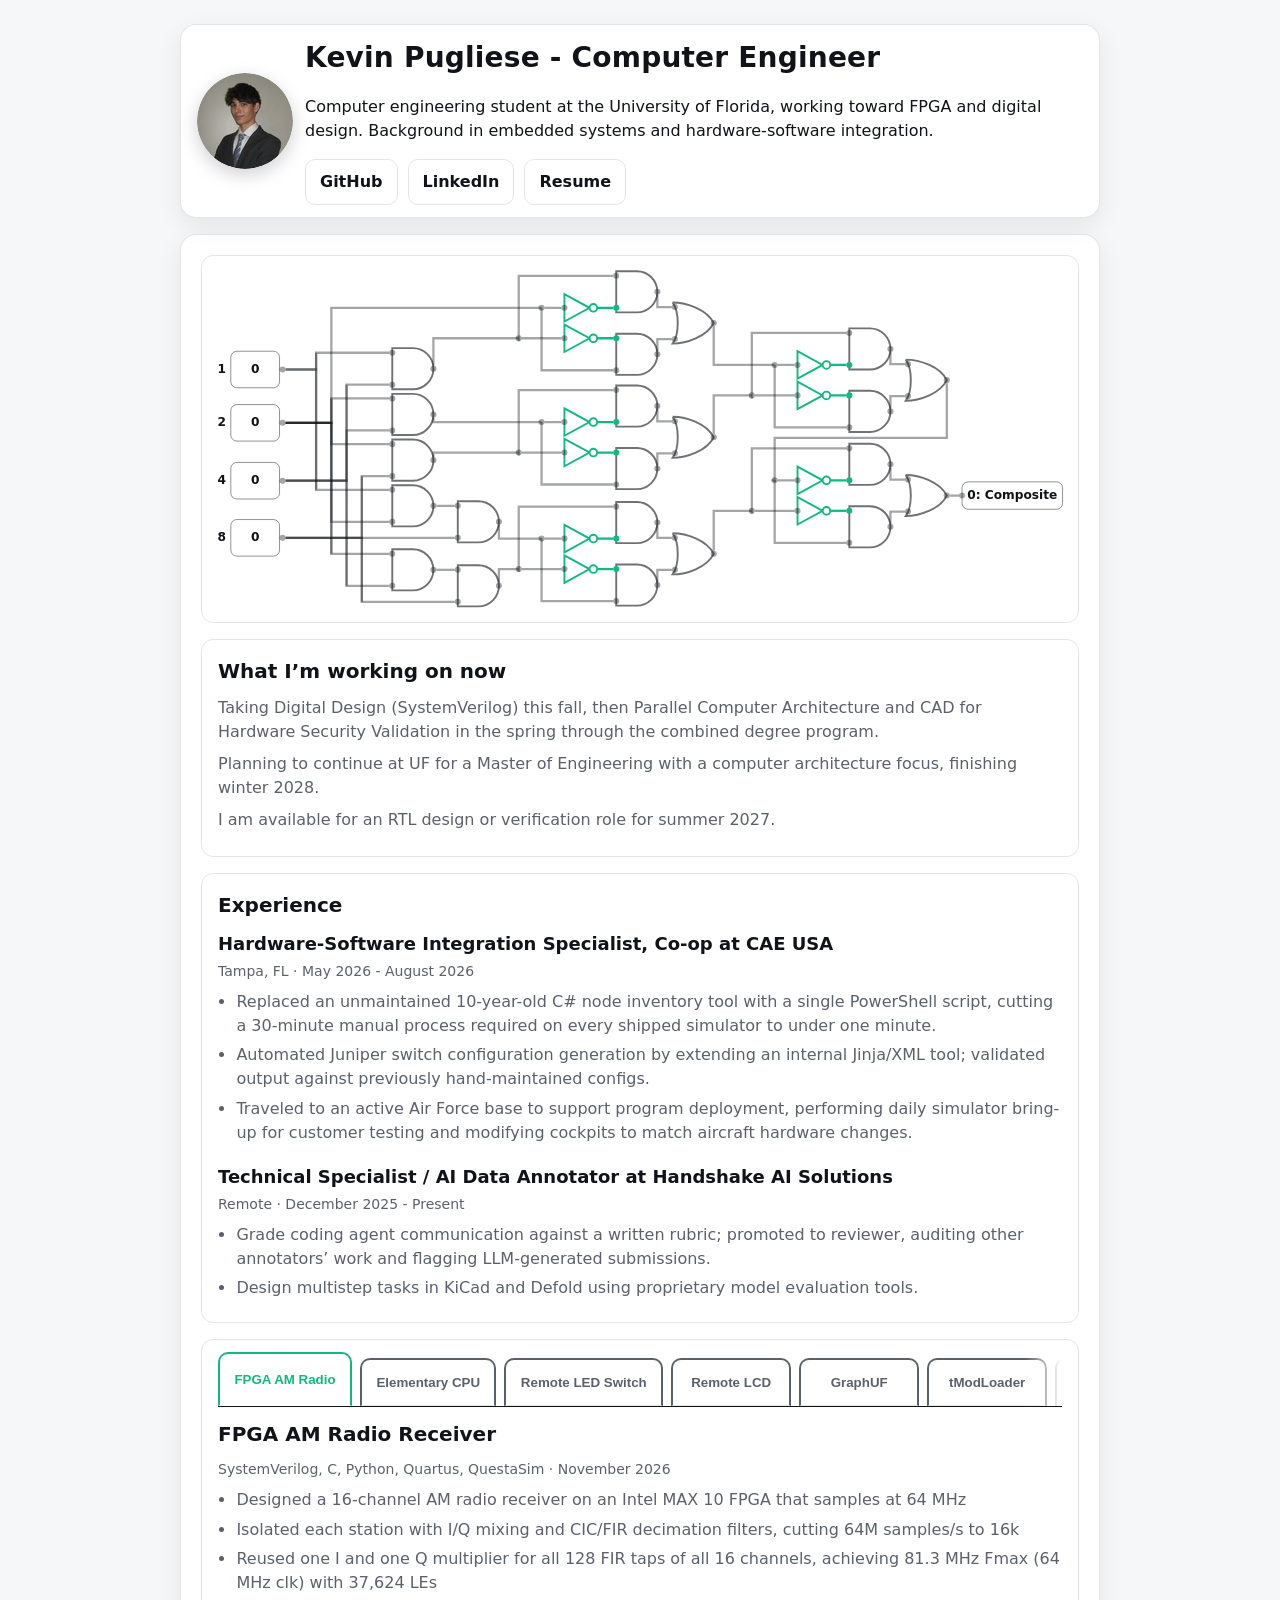
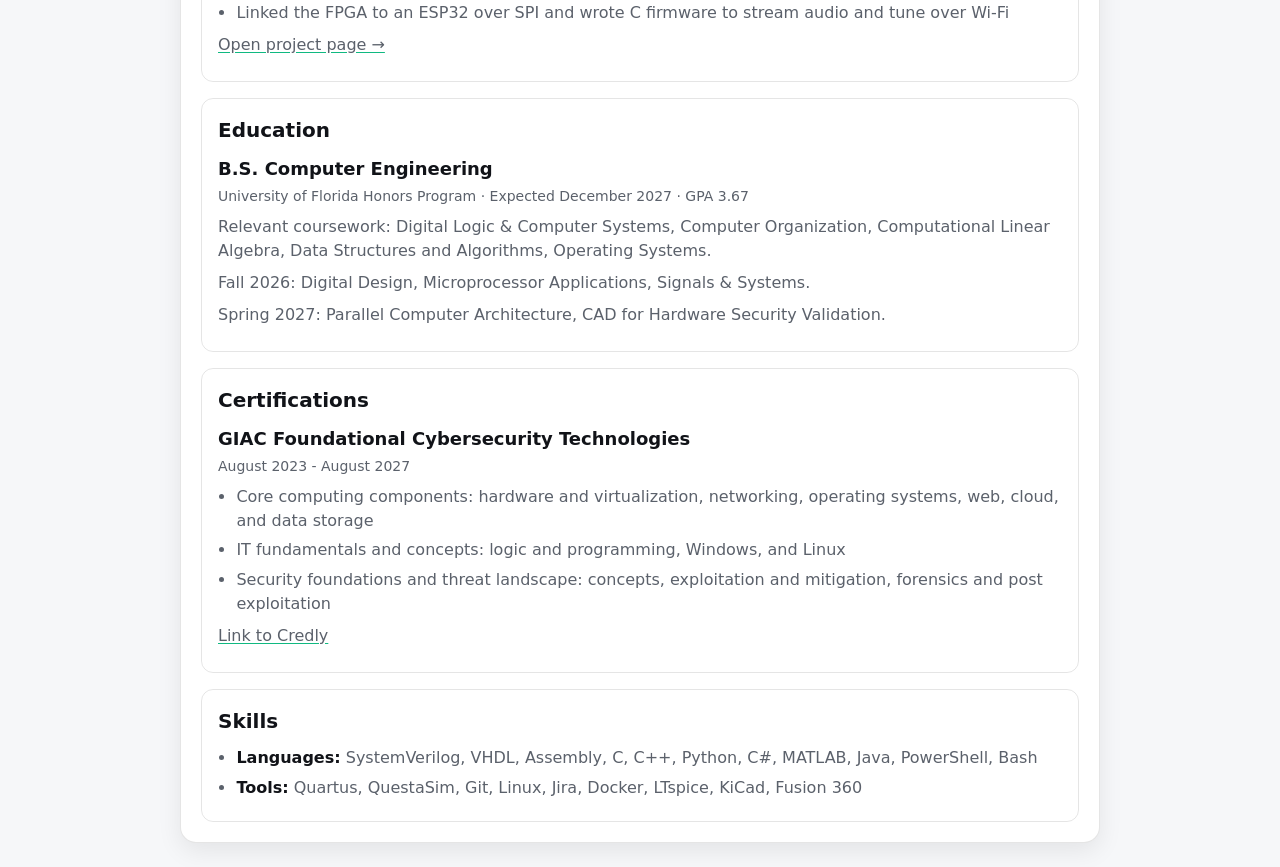
<file: index.html>
<!doctype html>
<html lang="en">
  <head>
    <meta charset="utf-8" />
    <meta name="viewport" content="width=device-width, initial-scale=1" />

    <meta
      name="description"
      content="Kevin Pugliese is a computer engineering student at the University of Florida focused on FPGA and digital design, with experience in embedded systems and hardware-software integration."
    />
    <meta
      name="robots"
      content="index, follow, max-snippet:-1, max-image-preview:large, max-video-preview:-1"
    />

    <title>Kevin Pugliese - Computer Engineer | FPGA &amp; Digital Design</title>

    <link rel="canonical" href="https://kevinpugliese.com/" />
    <link rel="alternate" href="https://kevinpugliese.com/" hreflang="en" />
    <link rel="stylesheet" href="./styles.css" />

    <link
      rel="icon"
      href="/images/kevin-96.jpg"
      sizes="48x48"
      type="image/jpeg"
    />
    <link
      rel="icon"
      href="/images/kevin-192.jpg"
      sizes="192x192"
      type="image/jpeg"
    />
    <link rel="shortcut icon" href="/favicon.ico" />

    <meta property="og:type" content="website" />
    <meta
      property="og:title"
      content="Kevin Pugliese - Computer Engineer | FPGA &amp; Digital Design"
    />
    <meta
      property="og:description"
      content="FPGA and digital design, embedded systems, and hardware-software integration."
    />
    <meta property="og:url" content="https://kevinpugliese.com/" />
    <meta
      property="og:image"
      content="https://kevinpugliese.com/images/kevin-1200.jpg"
    />
    <meta property="og:site_name" content="Kevin Pugliese" />

    <meta name="twitter:card" content="summary_large_image" />
    <meta
      name="twitter:title"
      content="Kevin Pugliese - Computer Engineer | FPGA &amp; Digital Design"
    />
    <meta
      name="twitter:description"
      content="FPGA and digital design, embedded systems, and hardware-software integration."
    />
    <meta
      name="twitter:image"
      content="https://kevinpugliese.com/images/kevin-1200.jpg"
    />

    <meta name="author" content="Kevin Pugliese" />

    <script type="application/ld+json">
      {
        "@context": "https://schema.org",
        "@graph": [
          {
            "@type": "WebSite",
            "@id": "https://kevinpugliese.com/#website",
            "url": "https://kevinpugliese.com/",
            "name": "Kevin Pugliese",
            "publisher": { "@id": "https://kevinpugliese.com/#person" },
            "inLanguage": "en",
            "logo": "https://kevinpugliese.com/images/kevin-192.jpg"
          },
          {
            "@type": "WebPage",
            "@id": "https://kevinpugliese.com/#webpage",
            "url": "https://kevinpugliese.com/",
            "name": "Kevin Pugliese - Computer Engineer | FPGA & Digital Design",
            "isPartOf": { "@id": "https://kevinpugliese.com/#website" },
            "about": { "@id": "https://kevinpugliese.com/#person" },
            "description": "Kevin Pugliese is a computer engineering student at the University of Florida focused on FPGA and digital design, with experience in embedded systems and hardware-software integration."
          },
          {
            "@type": "Person",
            "@id": "https://kevinpugliese.com/#person",
            "name": "Kevin Pugliese",
            "image": "https://kevinpugliese.com/images/kevin-1200.jpg",
            "jobTitle": "Computer Engineer",
            "url": "https://kevinpugliese.com/",
            "alumniOf": {
              "@type": "CollegeOrUniversity",
              "name": "University of Florida"
            },
            "knowsAbout": [
              "FPGA Design",
              "Digital Design",
              "SystemVerilog",
              "VHDL",
              "RTL Design",
              "Embedded Systems"
            ],
            "sameAs": [
              "https://github.com/Puglord6383",
              "https://www.linkedin.com/in/kevingpugliese"
            ]
          }
        ]
      }
    </script>
  </head>
  <body>
    <header class="profile-card" role="banner">
      <div class="avatar-wrap">
        <img
          class="avatar"
          src="./images/kevin-192.jpg"
          srcset="
            ./images/kevin-96.jpg  1x,
            ./images/kevin-192.jpg 2x,
            ./images/kevin-288.jpg 3x
          "
          alt="Portrait of Kevin Pugliese"
          width="96"
          height="96"
          loading="eager"
          decoding="async"
          fetchpriority="high"
        />
      </div>
      <div class="profile-meta">
        <h1>Kevin Pugliese - Computer Engineer</h1>
        <p class="lead">
          Computer engineering student at the University of Florida, working
          toward FPGA and digital design. Background in embedded systems and
          hardware-software integration.
        </p>
        <nav aria-label="Social">
          <div class="links">
            <a
              class="btn"
              href="https://github.com/Puglord6383"
              target="_blank"
              rel="me noopener noreferrer"
              >GitHub</a
            >
            <a
              class="btn"
              href="https://www.linkedin.com/in/kevingpugliese"
              target="_blank"
              rel="me noopener noreferrer"
              >LinkedIn</a
            >
            <a
              class="btn"
              href="/resume.pdf"
              target="_blank"
              rel="noopener noreferrer"
              >Resume</a
            >
          </div>
        </nav>
      </div>
    </header>

    <main class="card" role="main">
      <section class="panel panel--circuit">
        <svg
          class="circuit"
          viewBox="0 0 1380 576"
          focusable="false"
          aria-hidden="true"
          preserveAspectRatio="xMidYMid meet"
        ></svg>
        <p class="circuit-note">
          Rotate device or use a larger display to see interactive graphic
        </p>
      </section>

      <section class="panel" id="now">
        <h2>What I&rsquo;m working on now</h2>
        <p>
          Taking Digital Design (SystemVerilog) this fall, then Parallel
          Computer Architecture and CAD for Hardware Security Validation in the
          spring through the combined degree program.
        </p>
        <p>
          Planning to continue at UF for a Master of Engineering with a computer
          architecture focus, finishing winter 2028.
        </p>
        <p>
          I am available for an RTL design or verification role for summer 2027.
        </p>
      </section>

      <section class="panel" id="experience">
        <h2>Experience</h2>

        <h3>Hardware-Software Integration Specialist, Co-op at CAE USA</h3>
        <p class="entry-meta">Tampa, FL &middot; May 2026 - August 2026</p>
        <ul>
          <li>
            Replaced an unmaintained 10-year-old C# node inventory tool with a
            single PowerShell script, cutting a 30-minute manual process
            required on every shipped simulator to under one minute.
          </li>
          <li>
            Automated Juniper switch configuration generation by extending an
            internal Jinja/XML tool; validated output against previously
            hand-maintained configs.
          </li>
          <li>
            Traveled to an active Air Force base to support program deployment,
            performing daily simulator bring-up for customer testing and
            modifying cockpits to match aircraft hardware changes.
          </li>
        </ul>

        <h3>
          Technical Specialist / AI Data Annotator at Handshake AI Solutions
        </h3>
        <p class="entry-meta">Remote &middot; December 2025 - Present</p>
        <ul>
          <li>
            Grade coding agent communication against a written rubric;
            promoted to reviewer, auditing other annotators&rsquo; work and
            flagging LLM-generated submissions.
          </li>
          <li>
            Design multistep tasks in KiCad and Defold using proprietary model
            evaluation tools.
          </li>
        </ul>
      </section>

      <section class="panel projects-panel" id="projects">
        <div class="projects-tabs" role="tablist" aria-label="Projects">
          <button
            class="project-tab"
            role="tab"
            aria-selected="true"
            aria-controls="project-panel"
            id="tab-fpga-am-radio"
            data-key="fpga-am-radio"
          >
            FPGA AM Radio
          </button>
          <button
            class="project-tab"
            role="tab"
            aria-selected="false"
            aria-controls="project-panel"
            id="tab-elementary-cpu"
            data-key="elementary-cpu"
          >
            Elementary CPU
          </button>
          <button
            class="project-tab"
            role="tab"
            aria-selected="false"
            aria-controls="project-panel"
            id="tab-remote-led-switch"
            data-key="remote-led-switch"
          >
            Remote LED Switch
          </button>
          <button
            class="project-tab"
            role="tab"
            aria-selected="false"
            aria-controls="project-panel"
            id="tab-remote-lcd"
            data-key="remote-lcd"
          >
            Remote LCD
          </button>
          <button
            class="project-tab"
            role="tab"
            aria-selected="false"
            aria-controls="project-panel"
            id="tab-graphuf"
            data-key="graphuf"
          >
            GraphUF
          </button>
          <button
            class="project-tab"
            role="tab"
            aria-selected="false"
            aria-controls="project-panel"
            id="tab-tmodloader"
            data-key="tmodloader"
          >
            tModLoader
          </button>
          <button
            class="project-tab"
            role="tab"
            aria-selected="false"
            aria-controls="project-panel"
            id="tab-foodcast"
            data-key="foodcast"
          >
            Foodcast
          </button>
        </div>
        <div
          id="project-panel"
          class="project-panel-body"
          role="tabpanel"
          aria-labelledby="tab-fpga-am-radio"
        >
          <h2 id="project-panel-title">Project details</h2>
          <div id="project-panel-content">
            <p>Select a project to see a quick blurb.</p>
          </div>
        </div>
      </section>

      <section class="panel" id="education">
        <h2>Education</h2>
        <h3>B.S. Computer Engineering</h3>
        <p class="entry-meta">
          University of Florida Honors Program &middot; Expected December 2027
          &middot; GPA 3.67
        </p>
        <p>
          Relevant coursework: Digital Logic &amp; Computer Systems, Computer
          Organization, Computational Linear Algebra, Data Structures and
          Algorithms, Operating Systems.
        </p>
        <p>
          Fall 2026: Digital Design, Microprocessor Applications, Signals &amp;
          Systems.
        </p>
        <p>
          Spring 2027: Parallel Computer Architecture, CAD for Hardware
          Security Validation.
        </p>
      </section>

      <section class="panel" id="certifications">
        <h2>Certifications</h2>
        <h3>GIAC Foundational Cybersecurity Technologies</h3>
        <p class="entry-meta">August 2023 - August 2027</p>
        <ul>
          <li>
            Core computing components: hardware and virtualization, networking,
            operating systems, web, cloud, and data storage
          </li>
          <li>
            IT fundamentals and concepts: logic and programming, Windows, and
            Linux
          </li>
          <li>
            Security foundations and threat landscape: concepts, exploitation
            and mitigation, forensics and post exploitation
          </li>
        </ul>
        <p>
          <a
            href="https://www.credly.com/badges/a8de23ef-2d71-40f0-95b8-9c66b1e39406/public_url"
            target="_blank"
            rel="noopener noreferrer"
            >Link to Credly</a
          >
        </p>
      </section>

      <section class="panel" id="skills">
        <h2>Skills</h2>
        <ul>
          <li>
            <strong>Languages:</strong> SystemVerilog, VHDL, Assembly, C, C++,
            Python, C#, MATLAB, Java, PowerShell, Bash
          </li>
          <li>
            <strong>Tools:</strong> Quartus, QuestaSim, Git, Linux, Jira,
            Docker, LTspice, KiCad, Fusion 360
          </li>
        </ul>
      </section>
    </main>

    <script type="module" src="./js/app.js"></script>
  </body>
</html>
</file>
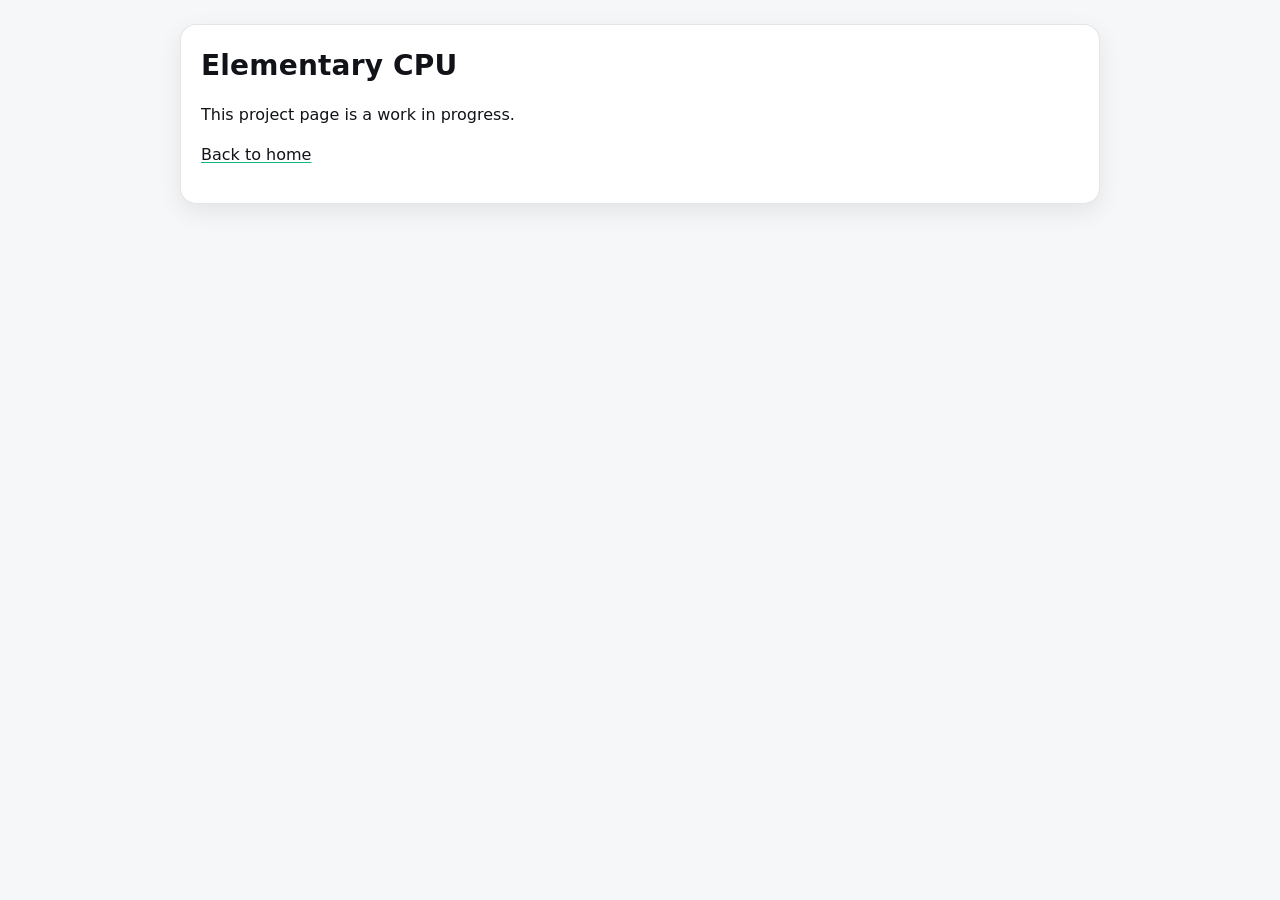
<file: projects/elementary-cpu/index.html>
<!doctype html>
<html lang="en">
  <head>
    <meta charset="utf-8" />
    <meta name="viewport" content="width=device-width, initial-scale=1" />

    <title>Elementary CPU - Work in Progress</title>
    <meta
      name="description"
      content="Elementary CPU project write-up is a work in progress."
    />

    <link
      rel="canonical"
      href="https://kevinpugliese.com/projects/elementary-cpu/"
    />
    <link rel="stylesheet" href="/styles.css" />
  </head>
  <body>
    <main class="card">
      <h1>Elementary CPU</h1>
      <p>This project page is a work in progress.</p>
      <p><a href="/">Back to home</a></p>
    </main>
  </body>
</html>
</file>
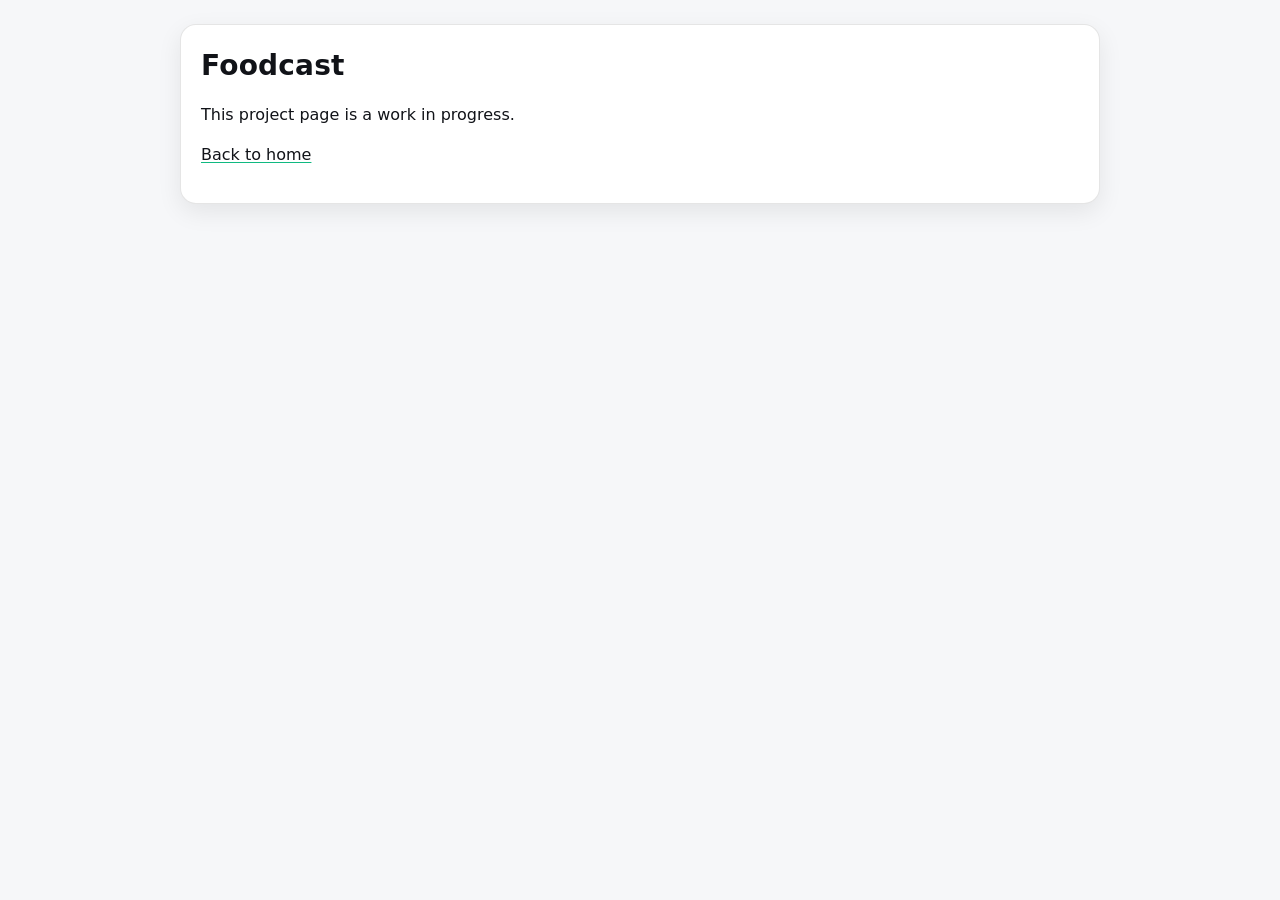
<file: projects/foodcast/index.html>
<!doctype html>
<html lang="en">
  <head>
    <meta charset="utf-8" />
    <meta name="viewport" content="width=device-width, initial-scale=1" />

    <title>Foodcast - Work in Progress</title>
    <meta
      name="description"
      content="Foodcast project write-up is a work in progress."
    />

    <link
      rel="canonical"
      href="https://kevinpugliese.com/projects/foodcast/"
    />
    <link rel="stylesheet" href="/styles.css" />
  </head>
  <body>
    <main class="card">
      <h1>Foodcast</h1>
      <p>This project page is a work in progress.</p>
      <p><a href="/">Back to home</a></p>
    </main>
  </body>
</html>
</file>
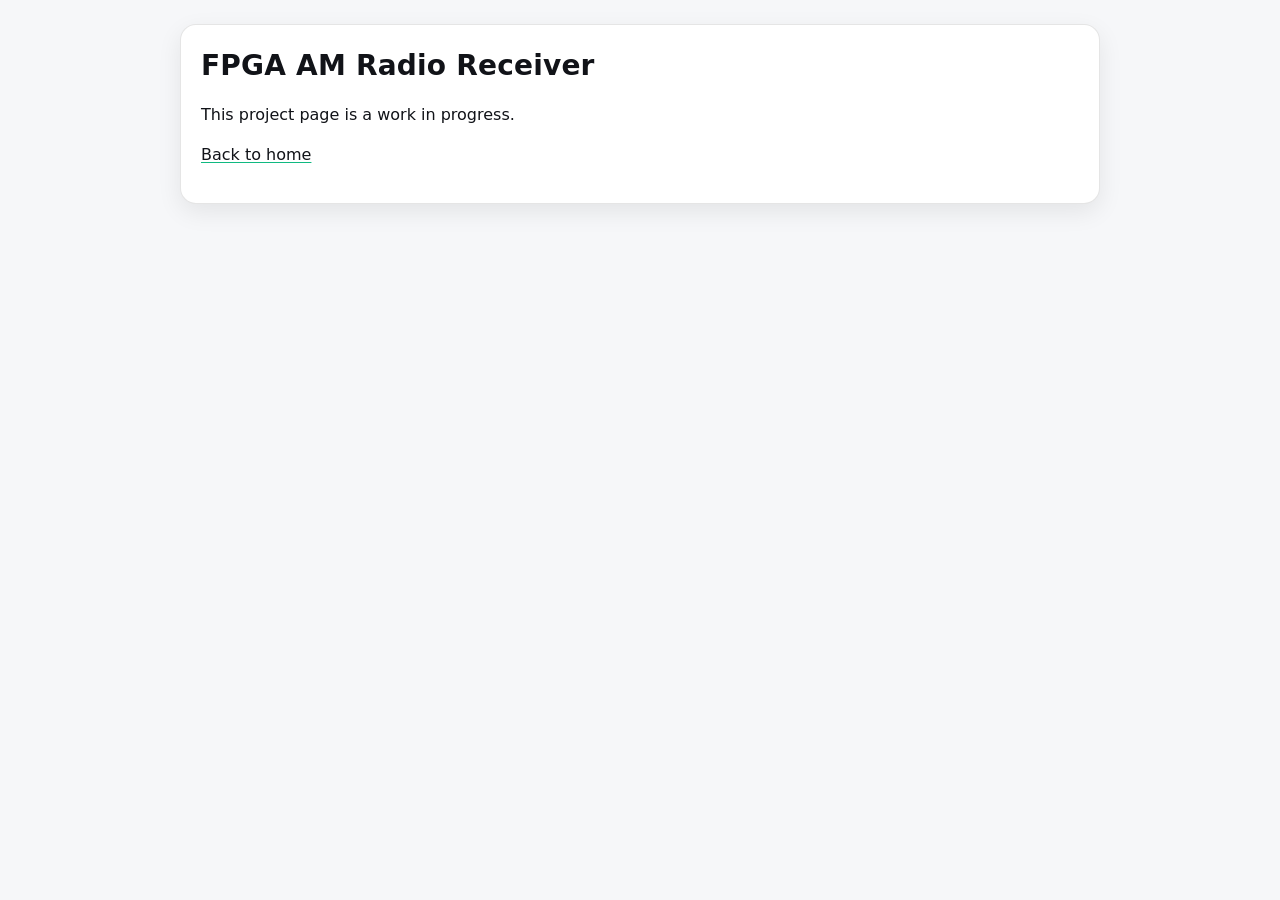
<file: projects/fpga-am-radio/index.html>
<!doctype html>
<html lang="en">
  <head>
    <meta charset="utf-8" />
    <meta name="viewport" content="width=device-width, initial-scale=1" />

    <title>FPGA AM Radio Receiver - Work in Progress</title>
    <meta
      name="description"
      content="FPGA AM Radio Receiver project write-up is a work in progress."
    />

    <link
      rel="canonical"
      href="https://kevinpugliese.com/projects/fpga-am-radio/"
    />
    <link rel="stylesheet" href="/styles.css" />
  </head>
  <body>
    <main class="card">
      <h1>FPGA AM Radio Receiver</h1>
      <p>This project page is a work in progress.</p>
      <p><a href="/">Back to home</a></p>
    </main>
  </body>
</html>
</file>
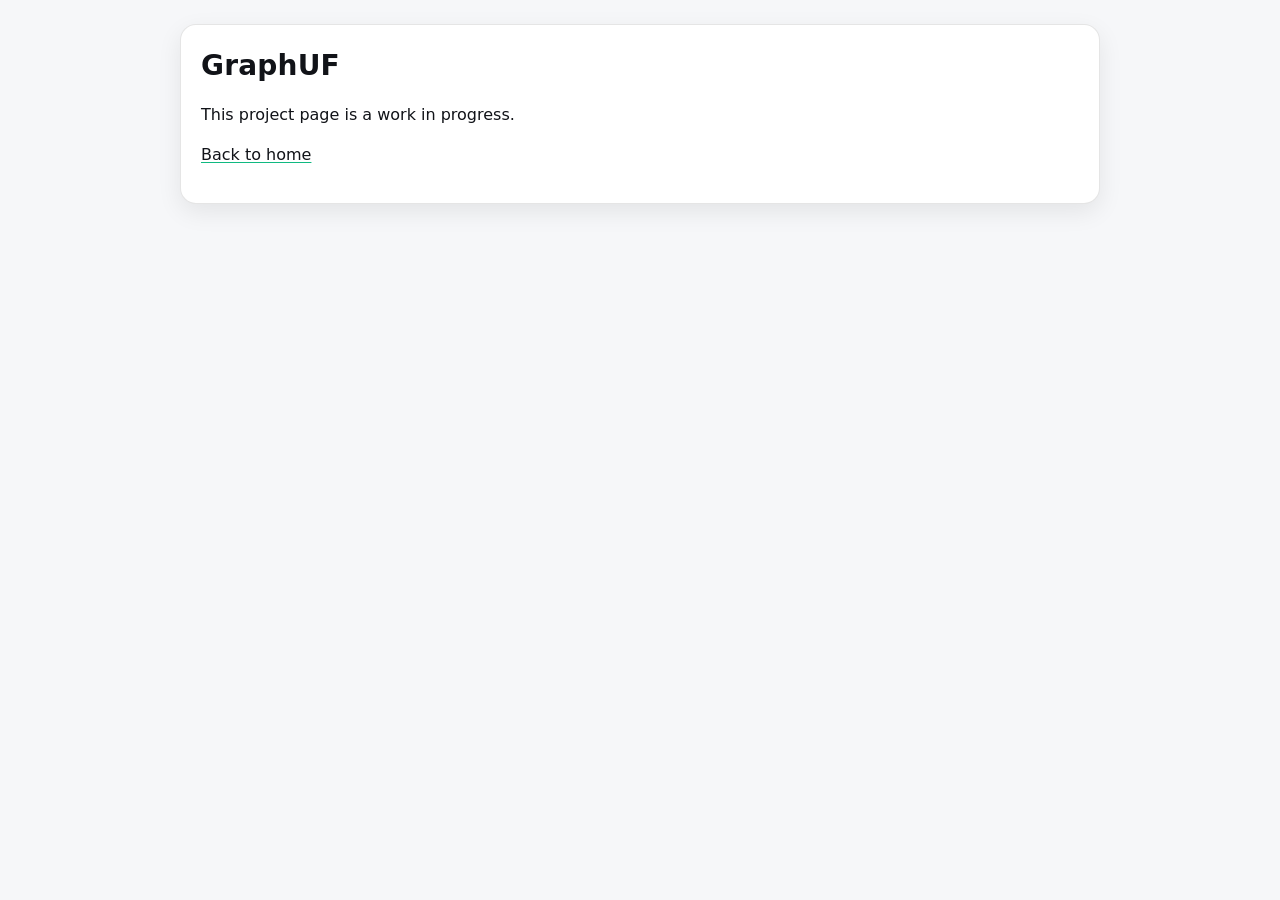
<file: projects/graphuf/index.html>
<!doctype html>
<html lang="en">
  <head>
    <meta charset="utf-8" />
    <meta name="viewport" content="width=device-width, initial-scale=1" />

    <title>GraphUF - Work in Progress</title>
    <meta
      name="description"
      content="GraphUF project write-up is a work in progress."
    />

    <link rel="canonical" href="https://kevinpugliese.com/projects/graphuf/" />
    <link rel="stylesheet" href="/styles.css" />
  </head>
  <body>
    <main class="card">
      <h1>GraphUF</h1>
      <p>This project page is a work in progress.</p>
      <p><a href="/">Back to home</a></p>
    </main>
  </body>
</html>
</file>
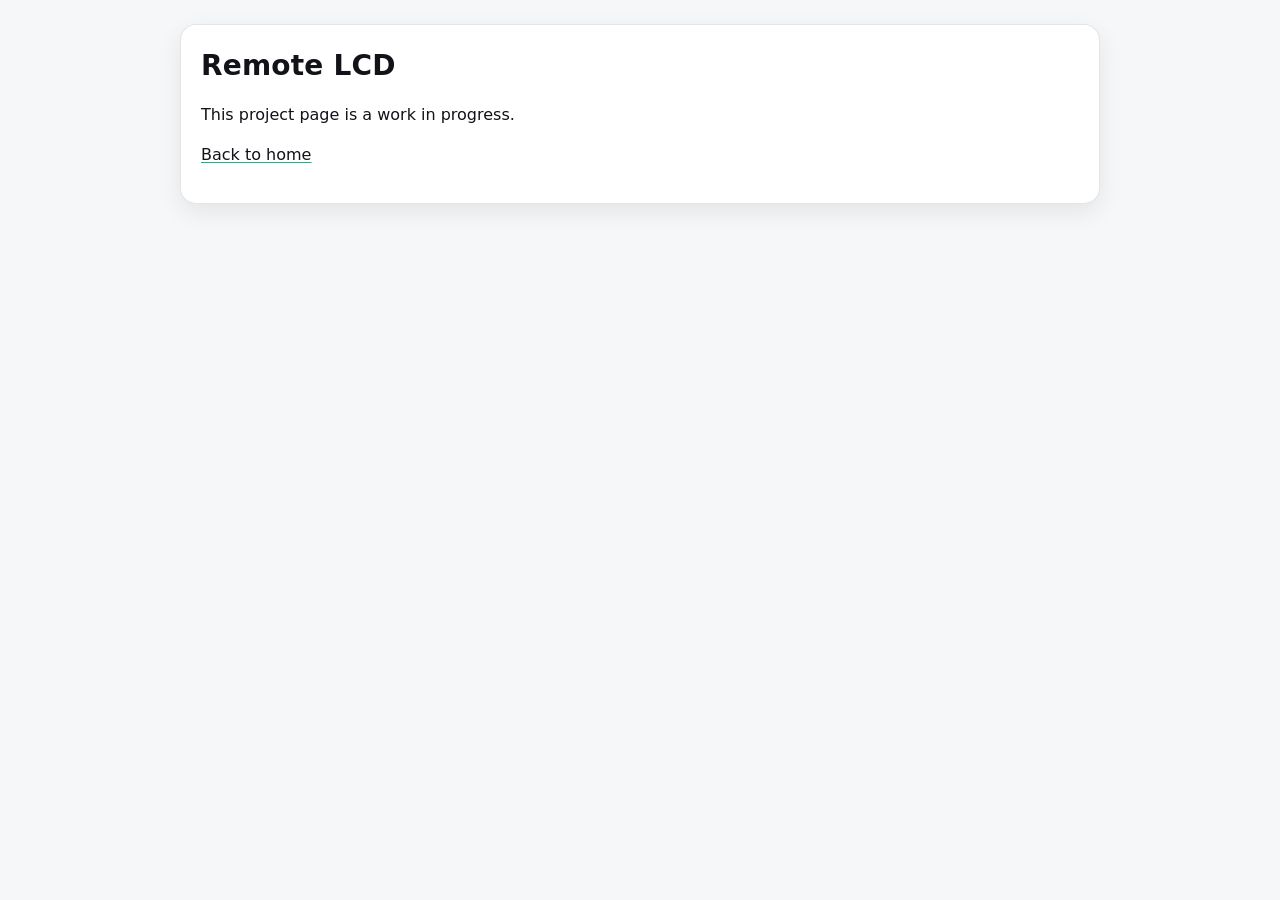
<file: projects/remote-lcd/index.html>
<!doctype html>
<html lang="en">
  <head>
    <meta charset="utf-8" />
    <meta name="viewport" content="width=device-width, initial-scale=1" />

    <title>Remote LCD - Work in Progress</title>
    <meta
      name="description"
      content="Remote LCD project write-up is a work in progress."
    />

    <link
      rel="canonical"
      href="https://kevinpugliese.com/projects/remote-lcd/"
    />
    <link rel="stylesheet" href="/styles.css" />
  </head>
  <body>
    <main class="card">
      <h1>Remote LCD</h1>
      <p>This project page is a work in progress.</p>
      <p><a href="/">Back to home</a></p>
    </main>
  </body>
</html>
</file>
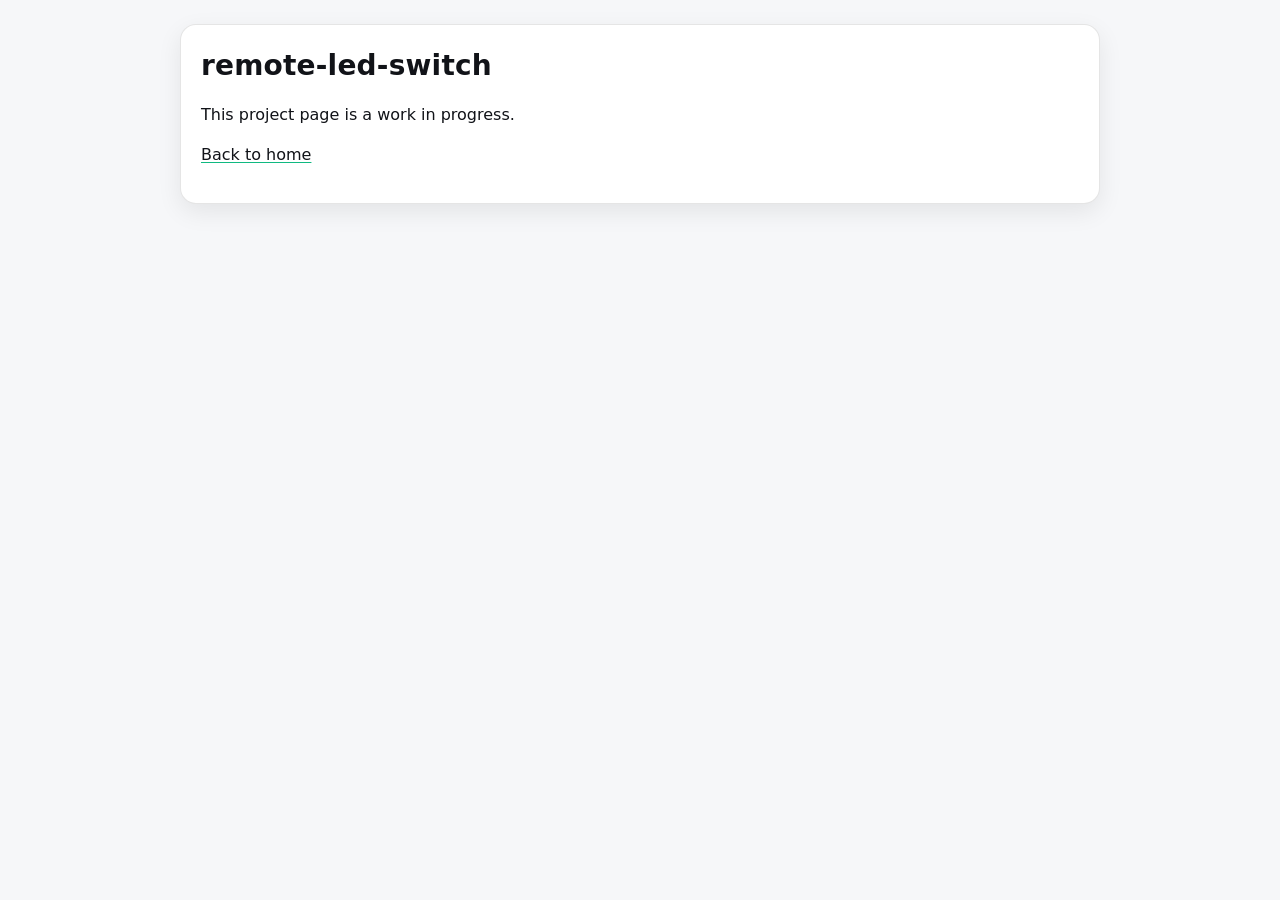
<file: projects/remote-led-switch/index.html>
<!doctype html>
<html lang="en">
  <head>
    <meta charset="utf-8" />
    <meta name="viewport" content="width=device-width, initial-scale=1" />

    <title>remote-led-switch – Work in Progress</title>
    <meta
      name="description"
      content="remote-led-switch project write-up is a work in progress."
    />

    <link
      rel="canonical"
      href="https://kevinpugliese.com/projects/remote-led-switch/"
    />
    <link rel="stylesheet" href="/styles.css" />
  </head>
  <body>
    <main class="card">
      <h1>remote-led-switch</h1>
      <p>This project page is a work in progress.</p>
      <p><a href="/">Back to home</a></p>
    </main>
  </body>
</html>
</file>
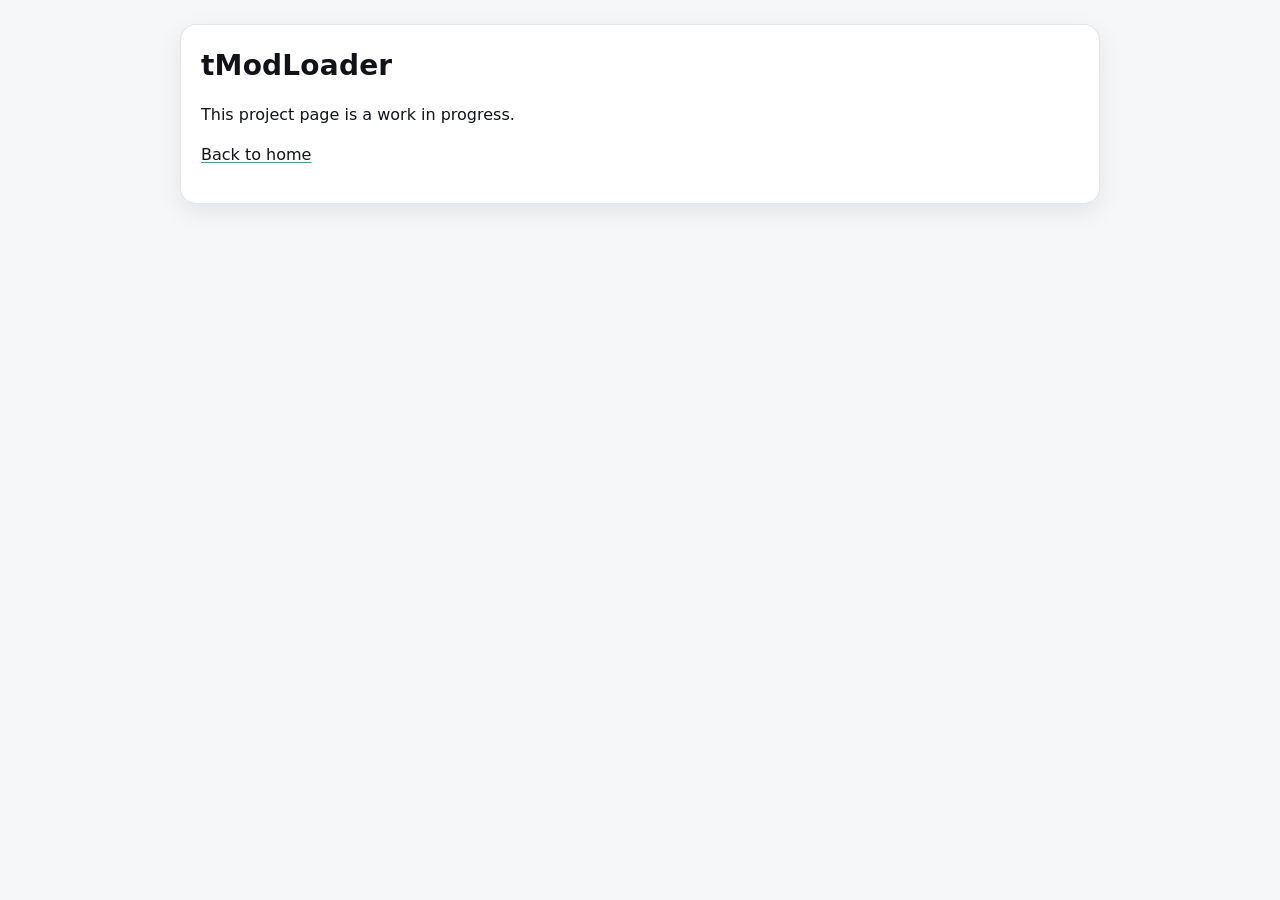
<file: projects/tmodloader/index.html>
<!doctype html>
<html lang="en">
  <head>
    <meta charset="utf-8" />
    <meta name="viewport" content="width=device-width, initial-scale=1" />

    <title>tModLoader - Work in Progress</title>
    <meta
      name="description"
      content="tModLoader project write-up is a work in progress."
    />

    <link
      rel="canonical"
      href="https://kevinpugliese.com/projects/tmodloader/"
    />
    <link rel="stylesheet" href="/styles.css" />
  </head>
  <body>
    <main class="card">
      <h1>tModLoader</h1>
      <p>This project page is a work in progress.</p>
      <p><a href="/">Back to home</a></p>
    </main>
  </body>
</html>
</file>
<file: styles.css>
:root {
  --bg: #f6f7f9;
  --panel: #ffffff;
  --text: #111318;
  --muted: #5b616b;
  --border: rgba(0, 0, 0, 0.1);
  --shadow: 0 8px 24px rgba(0, 0, 0, 0.08);
  --wire: color-mix(in srgb, var(--text) 38%, transparent);
  --gate: color-mix(in srgb, var(--text) 60%, transparent);
  --wire-hi: #10b981;
  color-scheme: light dark;
}
@media (prefers-color-scheme: dark) {
  :root {
    --bg: #0b0c10;
    --panel: #12131a;
    --text: #e7e7e7;
    --muted: #a7a7a7;
    --border: rgba(255, 255, 255, 0.12);
    --shadow: 0 8px 28px rgba(0, 0, 0, 0.35);
  }
}

* {
  box-sizing: border-box;
}

body {
  margin: 0;
  font:
    16px/1.5 system-ui,
    -apple-system,
    Segoe UI,
    Roboto,
    Helvetica,
    Arial,
    sans-serif;
  background: var(--bg);
  color: var(--text);
  min-height: 100svh;
  padding: 24px;
}

.profile-card {
  position: sticky;
  top: 0;
  z-index: 10;
  display: flex;
  align-items: center;
  gap: 12px;
  width: 100%;
  max-width: 920px;
  margin: 0 auto 16px;
  padding: 12px 16px;
  background: var(--panel);
  border: 1px solid var(--border);
  border-radius: 16px;
  box-shadow: var(--shadow);
  backdrop-filter: blur(8px);
}

:root {
  --avatar-size: clamp(64px, 12vw, 96px);
}

.avatar-wrap {
  width: var(--avatar-size);
  height: var(--avatar-size);
  border-radius: 50%;
  overflow: hidden;
  box-shadow: 0 6px 18px rgba(0, 0, 30, 0.18);
  flex: 0 0 auto;
}
@media (prefers-color-scheme: dark) {
  .avatar-wrap {
    box-shadow: 0 10px 28px rgba(0, 0, 30, 0.45);
  }
}

.avatar {
  width: 100%;
  height: 100%;
  display: block;
  object-fit: cover;
  border-radius: 50%;
}

h1 {
  margin: 0;
  font-size: clamp(22px, 3.5vw, 28px);
  font-weight: 800;
  letter-spacing: 0.2px;
}
.links {
  display: flex;
  gap: 10px;
  flex-wrap: wrap;
}
.btn {
  appearance: none;
  border: 1px solid var(--border);
  background: transparent;
  color: inherit;
  padding: 10px 14px;
  border-radius: 10px;
  text-decoration: none;
  font-weight: 600;
  transition:
    background 0.15s ease,
    transform 0.06s ease,
    border-color 0.15s ease;
}
.btn:hover {
  background: rgba(127, 127, 127, 0.08);
  transform: translateY(-1px);
}

.panel a,
.card > p a {
  color: inherit;
  text-decoration-color: var(--wire-hi);
  text-underline-offset: 2px;
}
.panel a:hover,
.panel a:focus-visible,
.card > p a:hover,
.card > p a:focus-visible {
  color: var(--wire-hi);
}

.circuit-note {
  display: none;
}

.card {
  width: 100%;
  max-width: 920px;
  margin-inline: auto;
  background: var(--panel);
  border: 1px solid var(--border);
  border-radius: 16px;
  box-shadow: var(--shadow);
  padding: 20px;
}

.panel {
  border: 1px solid var(--border);
  border-radius: 12px;
  padding: 16px;
  min-height: 180px;
}
.panel h3 {
  margin: 0 0 6px;
  font-size: 18px;
}
.panel p {
  margin: 0.5rem 0;
  color: var(--muted);
}

.panel--circuit {
  position: relative;
  padding: 0;
  min-height: 0;
  overflow: hidden;
}
.panel--circuit::before {
  content: "";
  display: block;
  padding-top: calc(576 / 1380 * 100%);
}
.panel--circuit > .circuit {
  position: absolute;
  inset: 0;
  width: 100%;
  height: 100%;
  display: block;
}
.panel--circuit,
.panel--circuit * {
  -webkit-user-select: none;
  user-select: none;
}

.wire {
  stroke: var(--wire, color-mix(in srgb, var(--text) 28%, transparent));
  stroke-width: 3;
  fill: none;
  stroke-linecap: butt;
}
.wire.high {
  stroke: var(--wire-hi);
}
.node {
  fill: var(--wire);
}

.node.bubble {
  fill: var(--panel);
  stroke: var(--gate);
  stroke-width: 2.5;
}
.node.bubble.high {
  fill: var(--panel);
  stroke: var(--wire-hi);
}
.node.high {
  fill: var(--wire-hi);
}
.bit-rect {
  fill: var(--panel);
  stroke: var(--gate);
}
.bit-label {
  font-weight: 700;
  font-size: 16px;
  dominant-baseline: middle;
  text-anchor: middle;
  user-select: none;
  pointer-events: none;
  fill: var(--text);
}
.bit {
  cursor: pointer;
}
.bit:hover .bit-rect {
  filter: brightness(1.03);
}
.bit:focus-visible .bit-rect {
  stroke: color-mix(in srgb, var(--text) 40%, transparent);
  stroke-width: 3;
}
.gate-shape {
  stroke: var(--gate);
  stroke-width: 2.5;
  fill: none;
}
.gate-shape.high {
  stroke: var(--wire-hi);
}

.bit.active .bit-rect {
  stroke: var(--wire-hi);
  filter: drop-shadow(
    0 0 0.45rem color-mix(in srgb, var(--wire-hi) 55%, transparent)
  );
}
.bit.active .bit-label {
  fill: var(--wire-hi);
  text-shadow: 0 0 8px color-mix(in srgb, var(--wire-hi) 60%, transparent);
}

.panel.projects-panel {
  position: relative;
  margin-top: 16px;
}

.projects-tabs {
  display: flex;
  flex-wrap: nowrap;
  overflow-x: auto;
  overflow-y: hidden;
  -webkit-overflow-scrolling: touch;
  scroll-snap-type: x proximity;
  scroll-padding-inline: 4px;
  gap: 8px;
  width: 100%;
  align-items: flex-end;
  margin: -0.25rem 0 0;
  scrollbar-width: thin;
}

/* Fade whichever edge still has tabs behind it. */
.projects-tabs.can-scroll-right {
  -webkit-mask-image: linear-gradient(
    to right,
    #000 calc(100% - 36px),
    transparent
  );
  mask-image: linear-gradient(to right, #000 calc(100% - 36px), transparent);
}
.projects-tabs.can-scroll-left {
  -webkit-mask-image: linear-gradient(to right, transparent, #000 36px);
  mask-image: linear-gradient(to right, transparent, #000 36px);
}
.projects-tabs.can-scroll-left.can-scroll-right {
  -webkit-mask-image: linear-gradient(
    to right,
    transparent,
    #000 36px,
    #000 calc(100% - 36px),
    transparent
  );
  mask-image: linear-gradient(
    to right,
    transparent,
    #000 36px,
    #000 calc(100% - 36px),
    transparent
  );
}

.project-tab {
  flex: 0 0 auto;
  scroll-snap-align: start;
  appearance: none;
  display: inline-flex;
  align-items: center;
  justify-content: center;
  cursor: pointer;
  padding: 0.55rem 0.9rem;
  min-width: 120px;
  height: 48px;
  border: 2px solid currentColor;
  border-bottom: 1px solid var(--border);
  border-radius: 10px 10px 0 0;
  background: var(--panel-bg, transparent);
  color: var(--muted);
  line-height: 1;
  font-weight: 600;
  white-space: nowrap;
  transition:
    background-color 140ms ease,
    color 140ms ease,
    border-color 140ms ease,
    height 140ms ease;
}
.project-tab:hover {
  background: rgba(127, 127, 127, 0.08);
  color: var(--text);
}
.project-tab:focus-visible {
  outline: 2px solid currentColor;
  outline-offset: 2px;
}

.project-tab[aria-selected="true"] {
  border-bottom-color: transparent;
  background: inherit;
  position: relative;
  height: 54px;
  color: var(--wire-hi);
}

.project-tab[aria-selected="true"]::after {
  content: "";
  position: absolute;
  bottom: -1px;
  left: 0;
  right: 0;
  height: 1px;
  background: var(--panel);
}

.project-panel-body {
  border-top: 1px solid currentColor;
  padding-top: 0.75rem;
}

@media (prefers-reduced-motion: reduce) {
  .project-tab {
    transition: none;
  }
}

@media (max-width: 900px) {
  .projects-tabs {
    gap: 4px;
    scrollbar-width: none;
  }
  .projects-tabs::-webkit-scrollbar {
    display: none;
  }


  .project-tab {
    flex: 0 0 auto;
    min-width: max-content;
    padding: 0.5rem 0.8rem;
    font-size: 0.9rem;
    scroll-snap-align: start;
  }
}

/* Content panels: experience, education, skills */
.panel h2 {
  margin: 0 0 10px;
  font-size: 20px;
}

.panel h3 + .entry-meta {
  margin: 0 0 8px;
  font-size: 14px;
  color: var(--muted);
}

.panel h3 {
  margin: 18px 0 4px;
}

.panel > h3:first-of-type {
  margin-top: 0;
}

.panel ul {
  margin: 0.5rem 0 0;
  padding-left: 1.15rem;
  color: var(--muted);
}

.panel li {
  margin: 0.35rem 0;
  line-height: 1.5;
}

.panel li strong {
  color: var(--text, inherit);
}

#experience,
#education,
#certifications,
#skills,
#now {
  margin-top: 16px;
  min-height: 0;
}

@media (max-width: 700px), (max-height: 600px) {
  .profile-card {
    position: static;
  }
}

@media (max-width: 700px) {
  body {
    padding: 12px;
  }

  .panel--circuit::before {
    display: none;
  }

  .panel--circuit > .circuit {
    display: none;
  }

  .circuit-note {
    display: block;
    margin: 0;
    padding: 18px 16px;
    text-align: center;
    font-size: 14px;
    color: var(--muted);
  }

  .lead {
    margin: 8px 0;
    line-height: 1.35;
  }

  .links {
    gap: 6px;
  }

  .btn {
    padding: 9px 8px;
  }
}

.project-stack {
  margin: 0 0 0.5rem;
  font-size: 14px;
  color: var(--muted);
}

.project-panel-body ul {
  margin: 0.5rem 0 0;
  padding-left: 1.15rem;
  color: var(--muted);
}

.project-panel-body li {
  margin: 0.35rem 0;
  line-height: 1.5;
}
</file>
